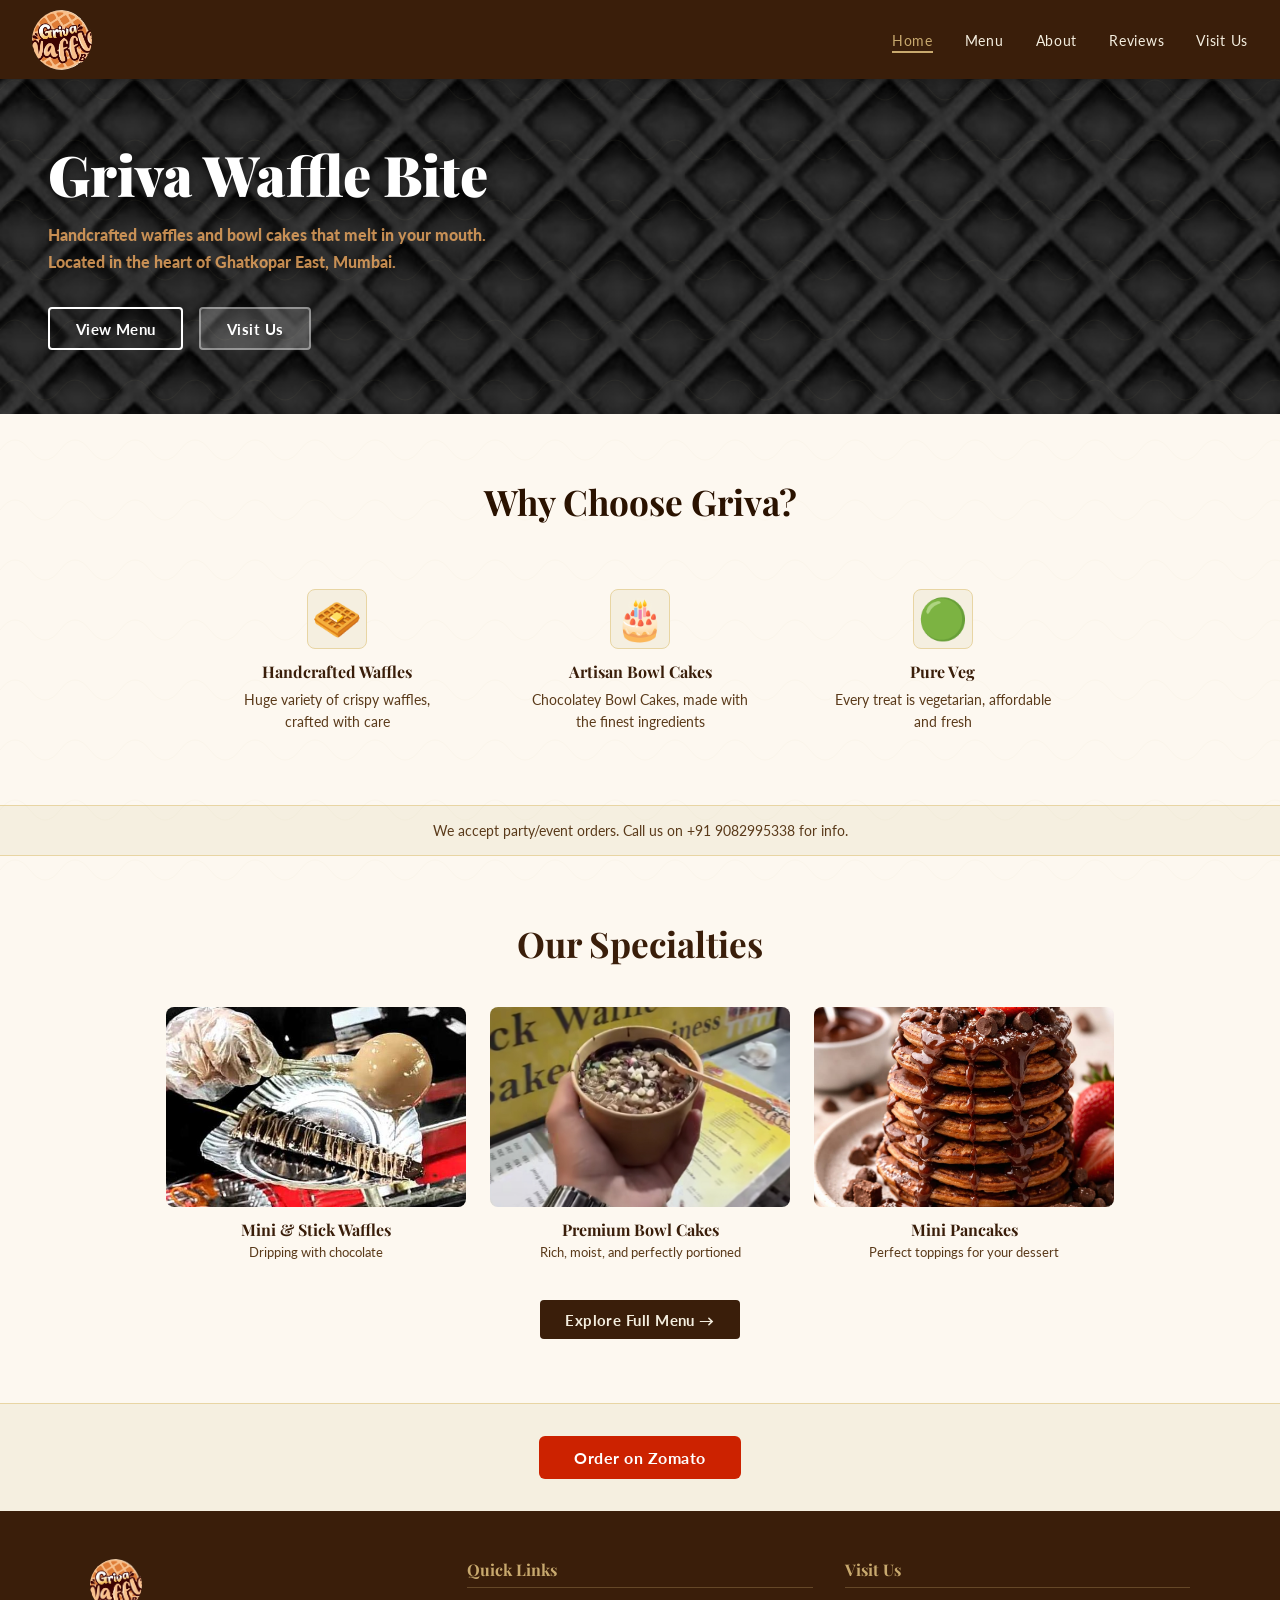
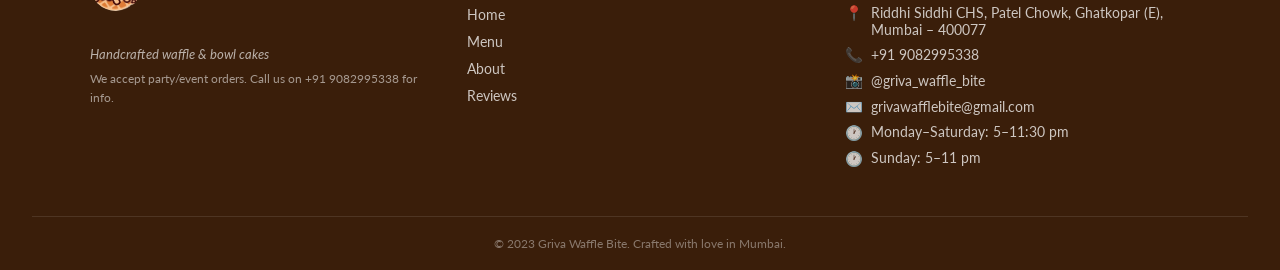
<file: index.html>
<!DOCTYPE html>
<html lang="en">
<head>
  <meta charset="UTF-8" />
  <meta name="viewport" content="width=device-width, initial-scale=1.0"/>
  <meta name="google-site-verification" content="TQ7jTPR8v7nz1FKcgzJVXdK94YCWJ-vQKHsFRt53-eE" />
  <title>Griva Waffle Bite</title>
  <link rel="stylesheet" href="style.css" />
  <link href="https://fonts.googleapis.com/css2?family=Playfair+Display:wght@400;700;900&family=Lato:wght@300;400;700&display=swap" rel="stylesheet"/>
</head>
<body>

  <!-- NAVBAR -->
  <nav class="navbar">
    <div class="nav-logo">
      <img src="images/logo.png" alt="Griva Waffle Bite" class="nav-logo-img" />
    </div>
    <ul class="nav-links">
      <li><a href="index.html" class="active">Home</a></li>
      <li><a href="menu.html">Menu</a></li>
      <li><a href="about.html">About</a></li>
      <li><a href="reviews.html">Reviews</a></li>
      <li><a href="#footer">Visit Us</a></li>
    </ul>
    <div class="hamburger" onclick="toggleNav()">&#9776;</div>
  </nav>

  <!-- HERO -->
  <section class="hero">
    <div class="hero-overlay"></div>
    <div class="hero-content">
      <h1>Griva Waffle Bite</h1>
      <p>Handcrafted waffles and bowl cakes that melt in your mouth. Located in the heart of Ghatkopar East, Mumbai.</p>
      <div class="hero-buttons">
        <a href="menu.html" class="btn btn-outline">View Menu</a>
        <a href="#footer" class="btn btn-light">Visit Us</a>
      </div>
    </div>
  </section>

  <!-- WHY CHOOSE -->
  <section class="why-choose">
    <h2>Why Choose Griva?</h2>
    <div class="features-grid">
      <div class="feature-card">
        <div class="feature-icon">🧇</div>
        <h3>Handcrafted Waffles</h3>
        <p>Huge variety of crispy waffles, crafted with care</p>
      </div>
      <div class="feature-card">
        <div class="feature-icon">🎂</div>
        <h3>Artisan Bowl Cakes</h3>
        <p>Chocolatey Bowl Cakes, made with the finest ingredients</p>
      </div>
      <div class="feature-card">
        <div class="feature-icon">🟢</div>
        <h3>Pure Veg</h3>
        <p>Every treat is vegetarian, affordable and fresh</p>
      </div>
    </div>
  </section>

  <!-- PARTY BANNER -->
  <div class="party-banner">
    We accept party/event orders. Call us on +91 9082995338 for info.
  </div>

  <!-- SPECIALTIES -->
  <section class="specialties">
    <h2>Our Specialties</h2>
    <div class="specialty-grid">
      <div class="specialty-card">
        <div class="specialty-img waffle-img"></div>
        <h3>Mini &amp; Stick Waffles</h3>
        <p>Dripping with chocolate</p>
      </div>
      <div class="specialty-card">
        <div class="specialty-img bowl-img"></div>
        <h3>Premium Bowl Cakes</h3>
        <p>Rich, moist, and perfectly portioned</p>
      </div>
      <div class="specialty-card">
        <div class="specialty-img pancake-img"></div>
        <h3>Mini Pancakes</h3>
        <p>Perfect toppings for your dessert</p>
      </div>
    </div>
    <div class="center-btn">
      <a href="menu.html" class="btn btn-dark">Explore Full Menu →</a>
    </div>
  </section>

  <!-- ORDER ZOMATO -->
  <div class="zomato-bar">
    <a href="https://www.zomato.com/mumbai/griva-waffle-bite-1-ghatkopar-east/order" target="_blank" class="btn btn-zomato">Order on Zomato</a>
  </div>

  <!-- FOOTER -->
  <footer class="footer" id="footer">
    <div class="footer-grid">
      <div class="footer-col">
        <div class="footer-logo">
          <img src="images/logo.png" alt="Griva Waffle Bite" class="footer-logo-img" />
        </div>
        <p class="footer-tagline">Handcrafted waffle &amp; bowl cakes</p>
        <p class="footer-party">We accept party/event orders. Call us on +91 9082995338 for info.</p>
      </div>
      <div class="footer-col">
        <h4>Quick Links</h4>
        <ul>
          <li><a href="index.html">Home</a></li>
          <li><a href="menu.html">Menu</a></li>
          <li><a href="about.html">About</a></li>
          <li><a href="reviews.html">Reviews</a></li>
        </ul>
      </div>
      <div class="footer-col">
        <h4>Visit Us</h4>
        <ul class="footer-contact">
          <li>
            <span>📍</span>
            <a href="https://maps.google.com/?q=Griva+Waffle+Bite+Ghatkopar+East+Mumbai" target="_blank">
              Riddhi Siddhi CHS, Patel Chowk, Ghatkopar (E), Mumbai – 400077
            </a>
          </li>
          <li><span>📞</span> <a href="tel:+919082995338">+91 9082995338</a></li>
          <li><span>📸</span> <a href="https://www.instagram.com/griva_waffle_bite" target="_blank">@griva_waffle_bite</a></li>
          <li><span>✉️</span> <a href="mailto:grivawafflebite@gmail.com">grivawafflebite@gmail.com</a></li>
          <li><span>🕐</span> Monday–Saturday: 5–11:30 pm</li>
          <li><span>🕐</span> Sunday: 5–11 pm</li>
        </ul>
      </div>
    </div>
    <div class="footer-bottom">
      <p>© 2023 Griva Waffle Bite. Crafted with love in Mumbai.</p>
    </div>
  </footer>

  <script src="main.js"></script>
</body>
</html>
</file>
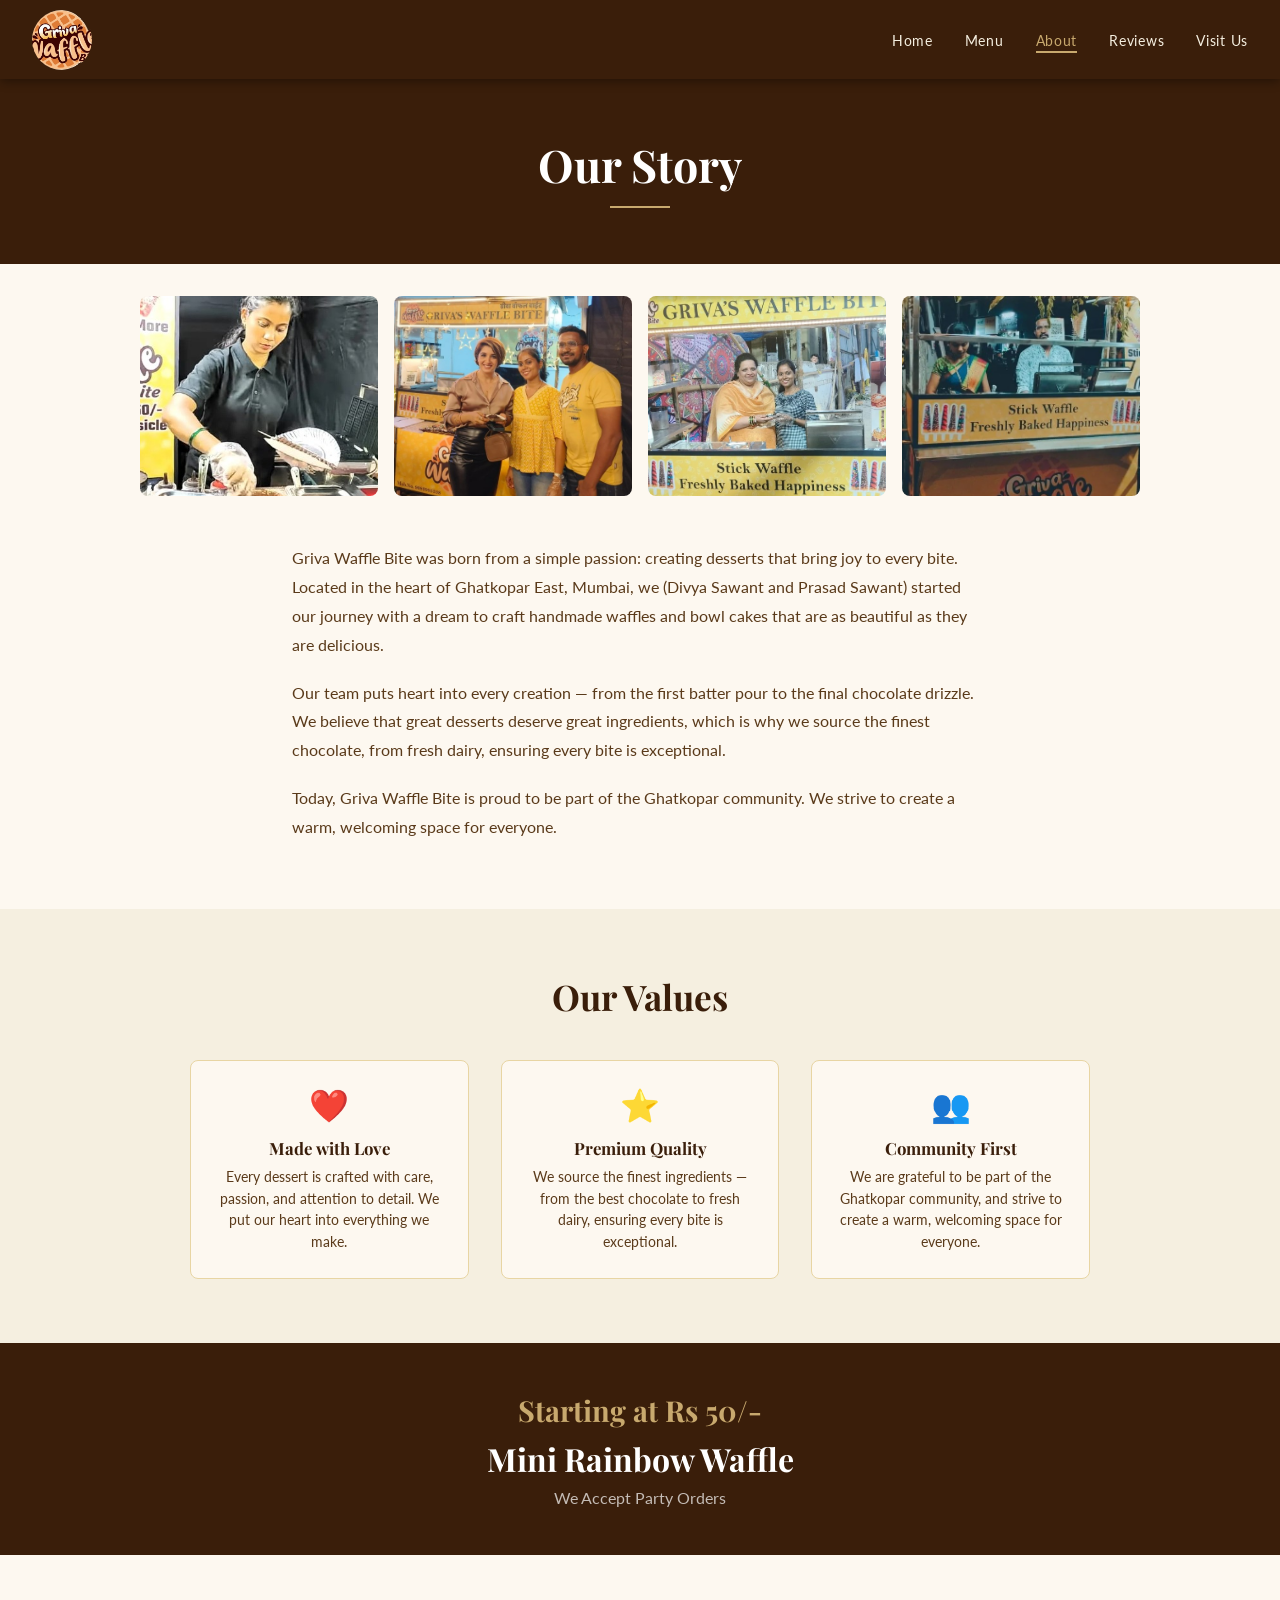
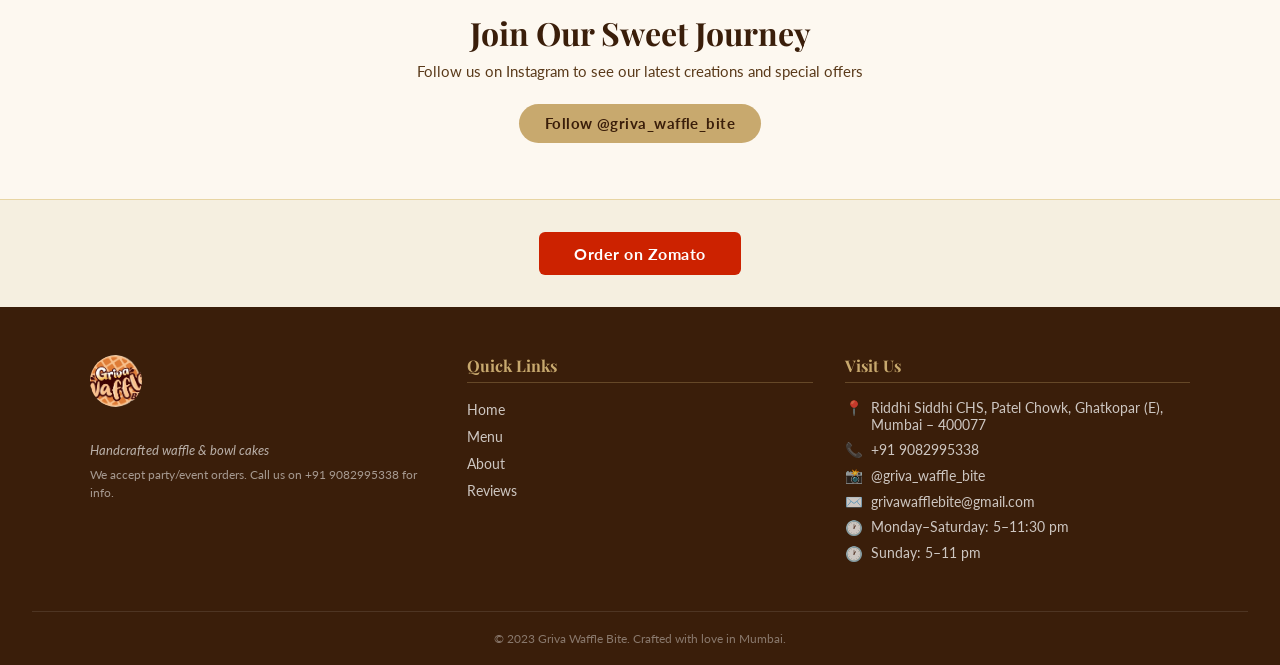
<file: about.html>
<!DOCTYPE html>
<html lang="en">
<head>
  <meta charset="UTF-8" />
  <meta name="viewport" content="width=device-width, initial-scale=1.0"/>
  <title>Our Story – Griva Waffle Bite</title>
  <link rel="stylesheet" href="style.css" />
  <link href="https://fonts.googleapis.com/css2?family=Playfair+Display:wght@400;700;900&family=Lato:wght@300;400;700&display=swap" rel="stylesheet"/>
</head>
<body>

  <!-- NAVBAR -->
  <nav class="navbar">
    <div class="nav-logo">
      <img src="images/logo.png" alt="Griva Waffle Bite" class="nav-logo-img" />
    </div>
    <ul class="nav-links">
      <li><a href="index.html">Home</a></li>
      <li><a href="menu.html">Menu</a></li>
      <li><a href="about.html" class="active">About</a></li>
      <li><a href="reviews.html">Reviews</a></li>
      <li><a href="#footer">Visit Us</a></li>
    </ul>
    <div class="hamburger" onclick="toggleNav()">&#9776;</div>
  </nav>

  <!-- PAGE HEADER -->
  <section class="page-header">
    <h1>Our Story</h1>
    <div class="header-line"></div>
  </section>

  <!-- PHOTO COLLAGE -->
  <section class="story-photos">
    <div class="photo-collage">
      <div class="photo-box pb1"></div>
      <div class="photo-box pb2"></div>
      <div class="photo-box pb3"></div>
      <div class="photo-box pb4"></div>
    </div>
  </section>

  <!-- STORY TEXT -->
  <section class="story-text-section">
    <div class="story-text">
      <p>Griva Waffle Bite was born from a simple passion: creating desserts that bring joy to every bite. Located in the heart of Ghatkopar East, Mumbai, we (Divya Sawant and Prasad Sawant) started our journey with a dream to craft handmade waffles and bowl cakes that are as beautiful as they are delicious.</p>
      <p>Our team puts heart into every creation — from the first batter pour to the final chocolate drizzle. We believe that great desserts deserve great ingredients, which is why we source the finest chocolate, from fresh dairy, ensuring every bite is exceptional.</p>
      <p>Today, Griva Waffle Bite is proud to be part of the Ghatkopar community. We strive to create a warm, welcoming space for everyone.</p>
    </div>
  </section>

  <!-- OUR VALUES -->
  <section class="values-section">
    <h2>Our Values</h2>
    <div class="values-grid">
      <div class="value-card">
        <div class="value-icon">❤️</div>
        <h3>Made with Love</h3>
        <p>Every dessert is crafted with care, passion, and attention to detail. We put our heart into everything we make.</p>
      </div>
      <div class="value-card">
        <div class="value-icon">⭐</div>
        <h3>Premium Quality</h3>
        <p>We source the finest ingredients — from the best chocolate to fresh dairy, ensuring every bite is exceptional.</p>
      </div>
      <div class="value-card">
        <div class="value-icon">👥</div>
        <h3>Community First</h3>
        <p>We are grateful to be part of the Ghatkopar community, and strive to create a warm, welcoming space for everyone.</p>
      </div>
    </div>
  </section>

  <!-- HOT WAFFLE PANCAKE BANNER -->
  <section class="hot-waffle-banner">
    <div class="hot-waffle-content">
      <h2>Starting at Rs 50/-</h2>
      <h3>Mini Rainbow Waffle</h3>
      <p>We Accept Party Orders</p>
    </div>
  </section>

  <!-- JOIN JOURNEY -->
  <section class="join-journey">
    <h2>Join Our Sweet Journey</h2>
    <p>Follow us on Instagram to see our latest creations and special offers</p>
    <a href="https://www.instagram.com/griva_waffle_bite" target="_blank" class="btn btn-insta">Follow @griva_waffle_bite</a>
  </section>

  <!-- ZOMATO -->
  <div class="zomato-bar">
    <a href="https://www.zomato.com/mumbai/griva-waffle-bite-1-ghatkopar-east/order" target="_blank" class="btn btn-zomato">Order on Zomato</a>
  </div>

  <!-- FOOTER -->
  <footer class="footer" id="footer">
    <div class="footer-grid">
      <div class="footer-col">
        <div class="footer-logo">
          <img src="images/logo.png" alt="Griva Waffle Bite" class="footer-logo-img" />
        </div>
        <p class="footer-tagline">Handcrafted waffle &amp; bowl cakes</p>
        <p class="footer-party">We accept party/event orders. Call us on +91 9082995338 for info.</p>
      </div>
      <div class="footer-col">
        <h4>Quick Links</h4>
        <ul>
          <li><a href="index.html">Home</a></li>
          <li><a href="menu.html">Menu</a></li>
          <li><a href="about.html">About</a></li>
          <li><a href="reviews.html">Reviews</a></li>
        </ul>
      </div>
      <div class="footer-col">
        <h4>Visit Us</h4>
        <ul class="footer-contact">
          <li>
            <span>📍</span>
            <a href="https://maps.google.com/?q=Griva+Waffle+Bite+Ghatkopar+East+Mumbai" target="_blank">
              Riddhi Siddhi CHS, Patel Chowk, Ghatkopar (E), Mumbai – 400077
            </a>
          </li>
          <li><span>📞</span> <a href="tel:+919082995338">+91 9082995338</a></li>
          <li><span>📸</span> <a href="https://www.instagram.com/griva_waffle_bite" target="_blank">@griva_waffle_bite</a></li>
          <li><span>✉️</span> <a href="mailto:grivawafflebite@gmail.com">grivawafflebite@gmail.com</a></li>
          <li><span>🕐</span> Monday–Saturday: 5–11:30 pm</li>
          <li><span>🕐</span> Sunday: 5–11 pm</li>
        </ul>
      </div>
    </div>
    <div class="footer-bottom">
      <p>© 2023 Griva Waffle Bite. Crafted with love in Mumbai.</p>
    </div>
  </footer>

  <script src="main.js"></script>
</body>
</html>
</file>
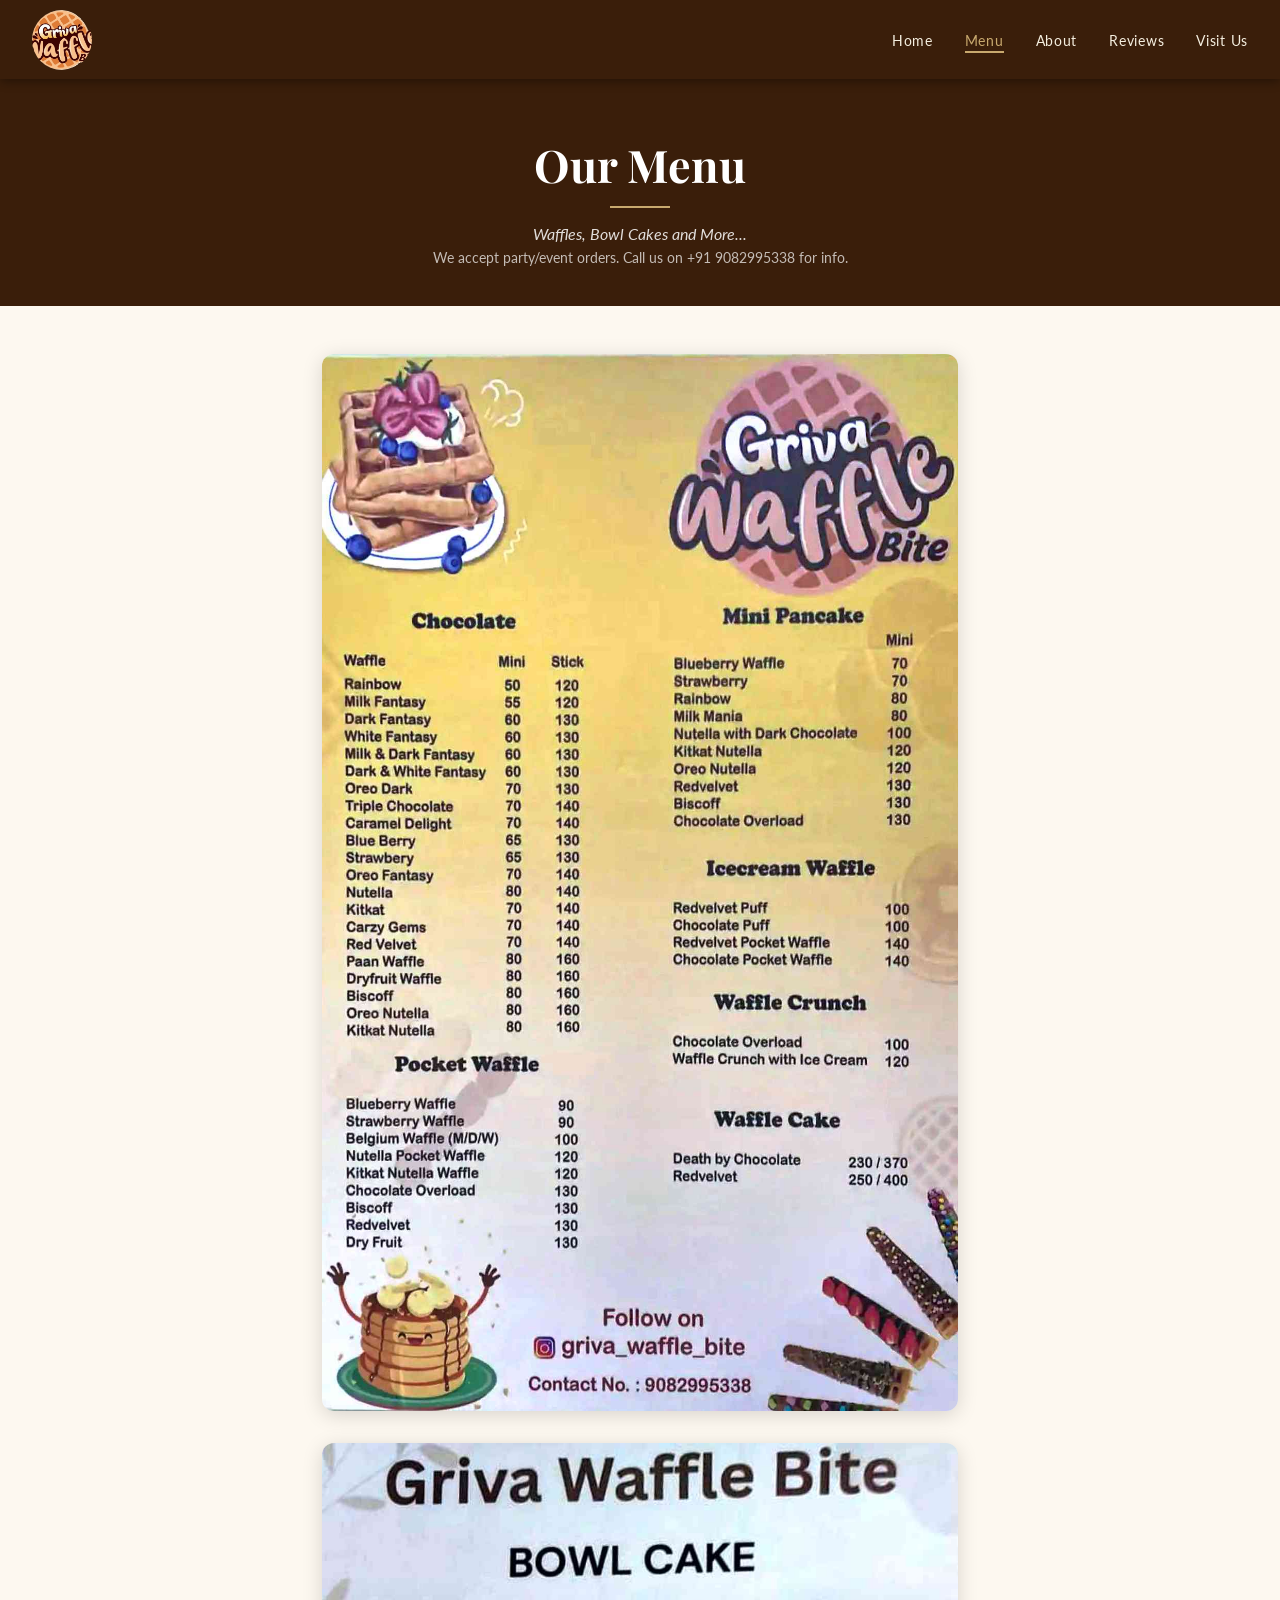
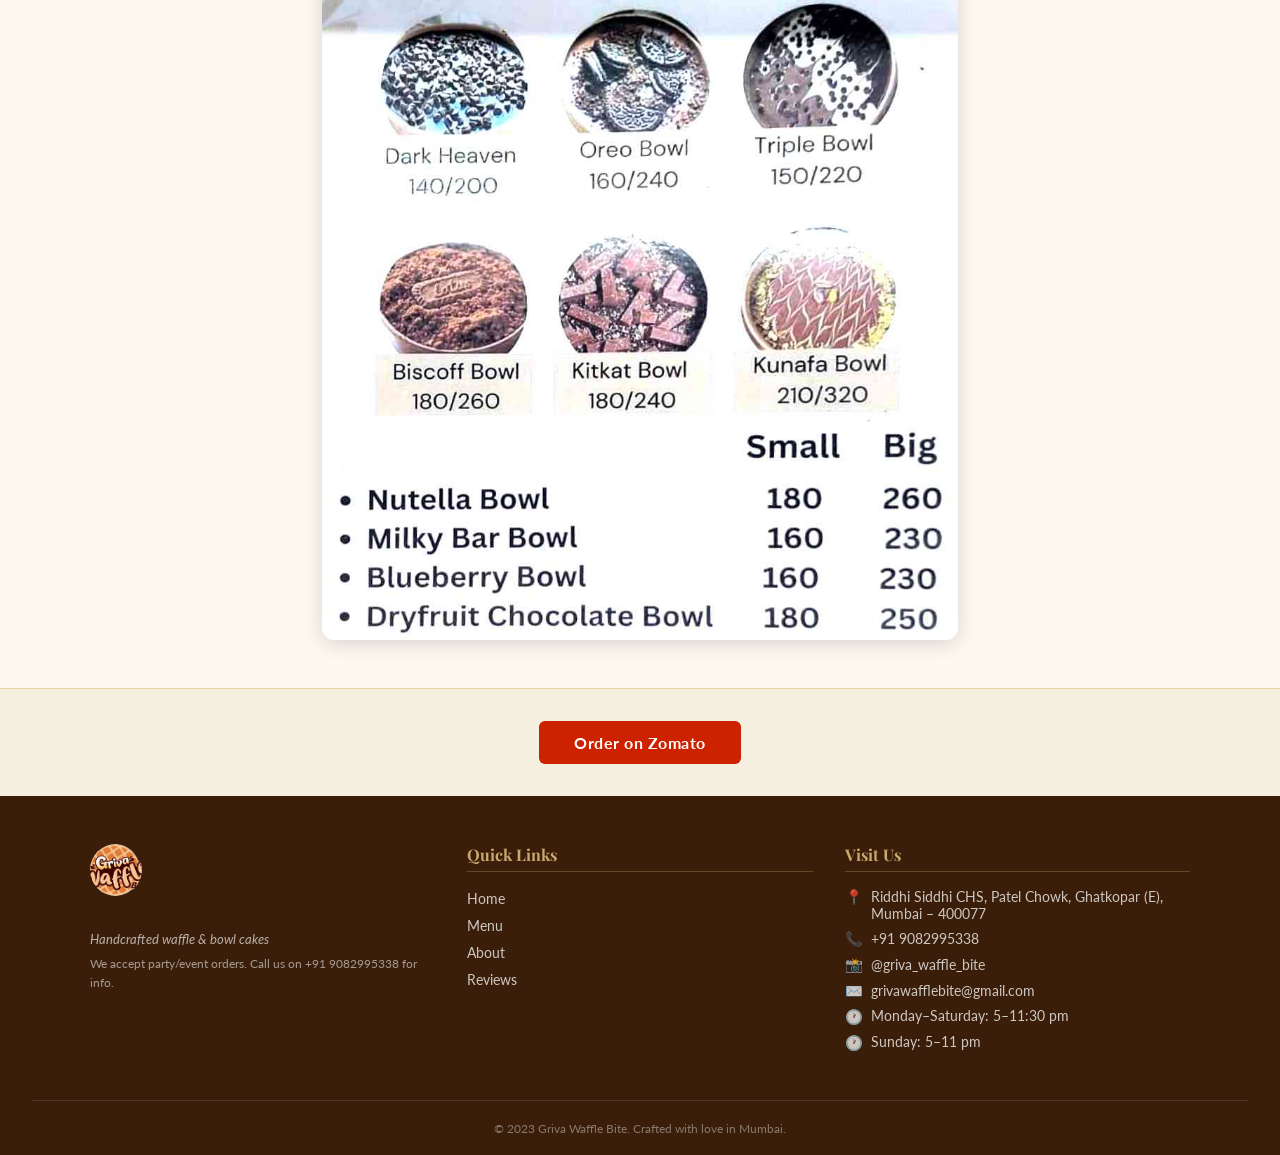
<file: menu.html>
<!DOCTYPE html>
<html lang="en">
<head>
  <meta charset="UTF-8" />
  <meta name="viewport" content="width=device-width, initial-scale=1.0"/>
  <title>Menu – Griva Waffle Bite</title>
  <link rel="stylesheet" href="style.css" />
  <link href="https://fonts.googleapis.com/css2?family=Playfair+Display:wght@400;700;900&family=Lato:wght@300;400;700&display=swap" rel="stylesheet"/>
</head>
<body>

  <!-- NAVBAR -->
  <nav class="navbar">
    <div class="nav-logo">
      <img src="images/logo.png" alt="Griva Waffle Bite" class="nav-logo-img" />
    </div>
    <ul class="nav-links">
      <li><a href="index.html">Home</a></li>
      <li><a href="menu.html" class="active">Menu</a></li>
      <li><a href="about.html">About</a></li>
      <li><a href="reviews.html">Reviews</a></li>
      <li><a href="#footer">Visit Us</a></li>
    </ul>
    <div class="hamburger" onclick="toggleNav()">&#9776;</div>
  </nav>

  <!-- PAGE HEADER -->
  <section class="page-header">
    <h1>Our Menu</h1>
    <div class="header-line"></div>
    <p class="page-subhead">Waffles, Bowl Cakes and More...</p>
    <p class="party-note">We accept party/event orders. Call us on +91 9082995338 for info.</p>
  </section>

  <!-- MENU CONTENT -->
  <section class="menu-section">
  <div class="menu-images">
    <img src="images/menu-1.jpg" alt="Waffles & Pancake Menu" class="menu-img" />
    <img src="images/menu-2.jpg" alt="Bowl Cake Menu" class="menu-img" />
  </div>
</section>
  <!-- ZOMATO -->
  <div class="zomato-bar">
    <a href="https://www.zomato.com/mumbai/griva-waffle-bite-1-ghatkopar-east/order" target="_blank" class="btn btn-zomato">Order on Zomato</a>
  </div>

  <!-- FOOTER -->
  <footer class="footer" id="footer">
    <div class="footer-grid">
      <div class="footer-col">
        <div class="footer-logo">
          <img src="images/logo.png" alt="Griva Waffle Bite" class="footer-logo-img" />
        </div>
        <p class="footer-tagline">Handcrafted waffle &amp; bowl cakes</p>
        <p class="footer-party">We accept party/event orders. Call us on +91 9082995338 for info.</p>
      </div>
      <div class="footer-col">
        <h4>Quick Links</h4>
        <ul>
          <li><a href="index.html">Home</a></li>
          <li><a href="menu.html">Menu</a></li>
          <li><a href="about.html">About</a></li>
          <li><a href="reviews.html">Reviews</a></li>
        </ul>
      </div>
      <div class="footer-col">
        <h4>Visit Us</h4>
        <ul class="footer-contact">
          <li>
            <span>📍</span>
            <a href="https://maps.google.com/?q=Griva+Waffle+Bite+Ghatkopar+East+Mumbai" target="_blank">
              Riddhi Siddhi CHS, Patel Chowk, Ghatkopar (E), Mumbai – 400077
            </a>
          </li>
          <li><span>📞</span> <a href="tel:+919082995338">+91 9082995338</a></li>
          <li><span>📸</span> <a href="https://www.instagram.com/griva_waffle_bite" target="_blank">@griva_waffle_bite</a></li>
          <li><span>✉️</span> <a href="mailto:grivawafflebite@gmail.com">grivawafflebite@gmail.com</a></li>
          <li><span>🕐</span> Monday–Saturday: 5–11:30 pm</li>
          <li><span>🕐</span> Sunday: 5–11 pm</li>
        </ul>
      </div>
    </div>
    <div class="footer-bottom">
      <p>© 2023 Griva Waffle Bite. Crafted with love in Mumbai.</p>
    </div>
  </footer>

  <script src="main.js"></script>
</body>
</html>
</file>
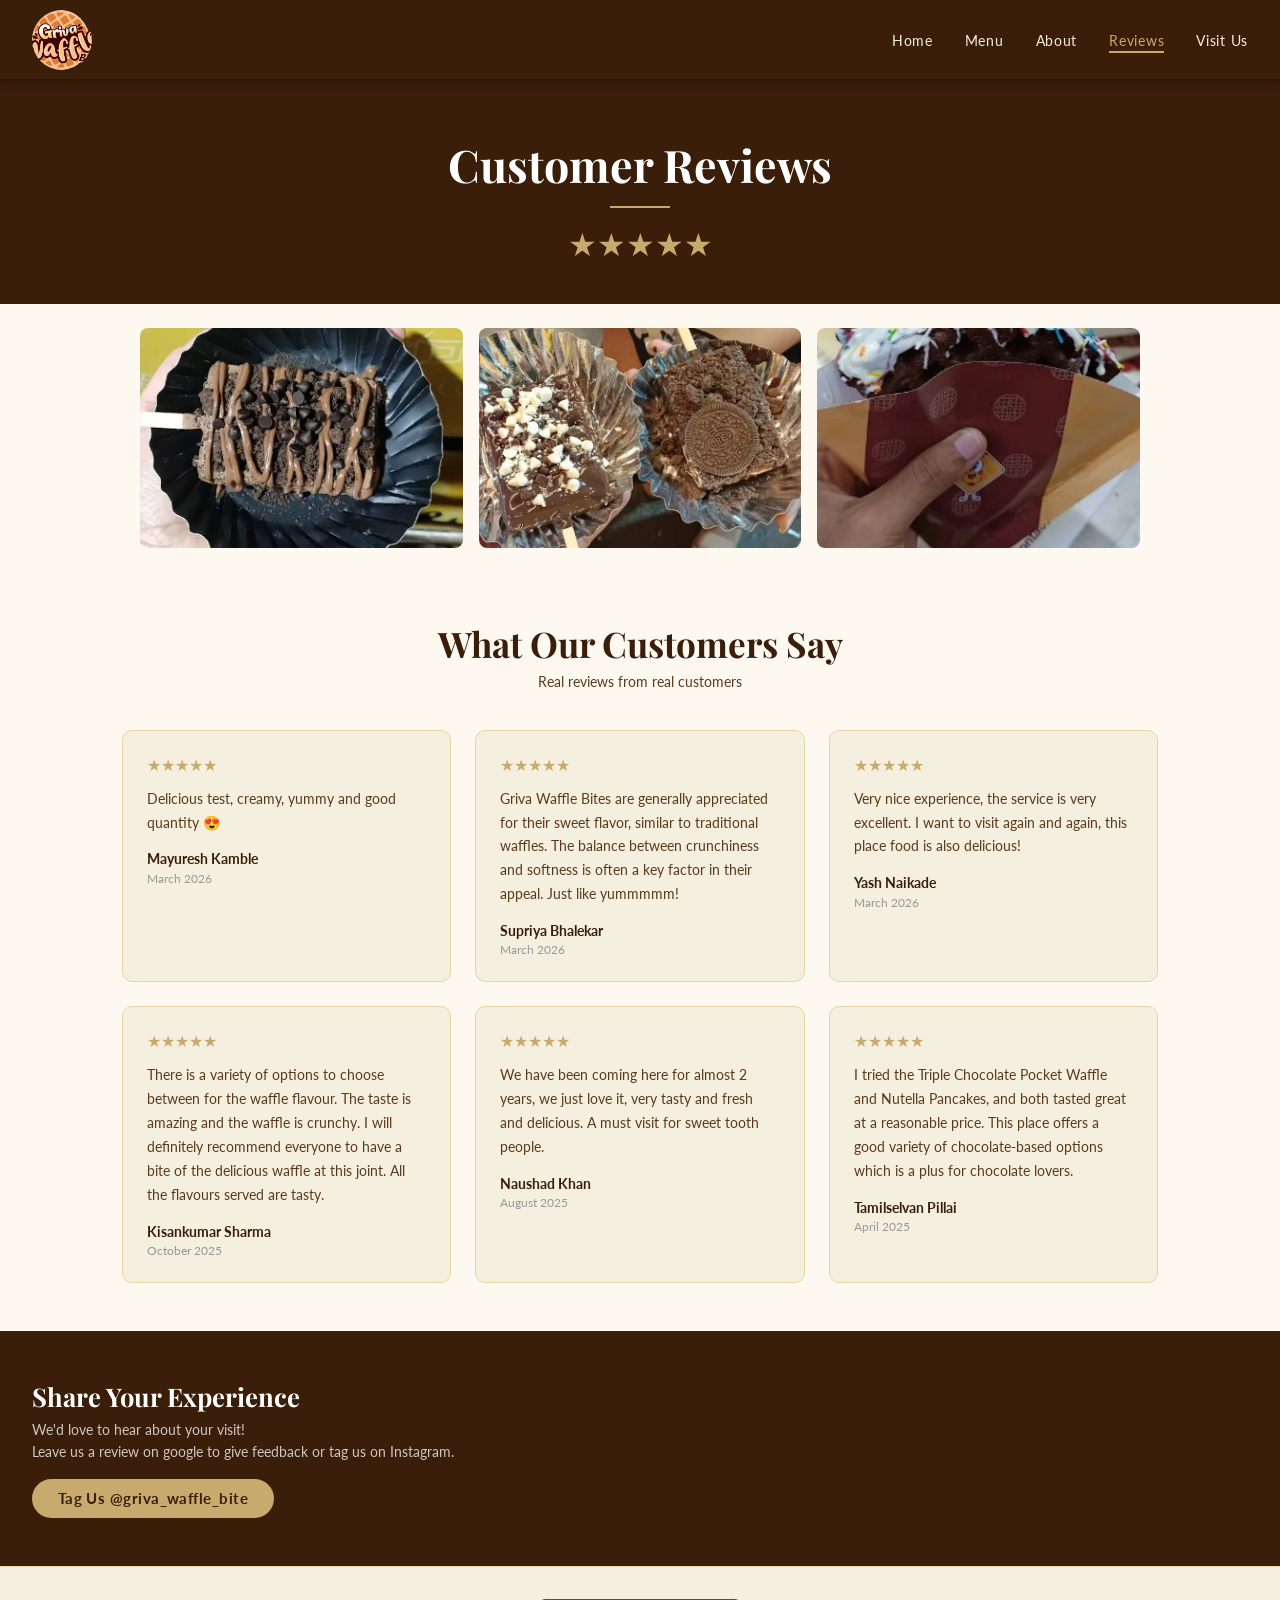
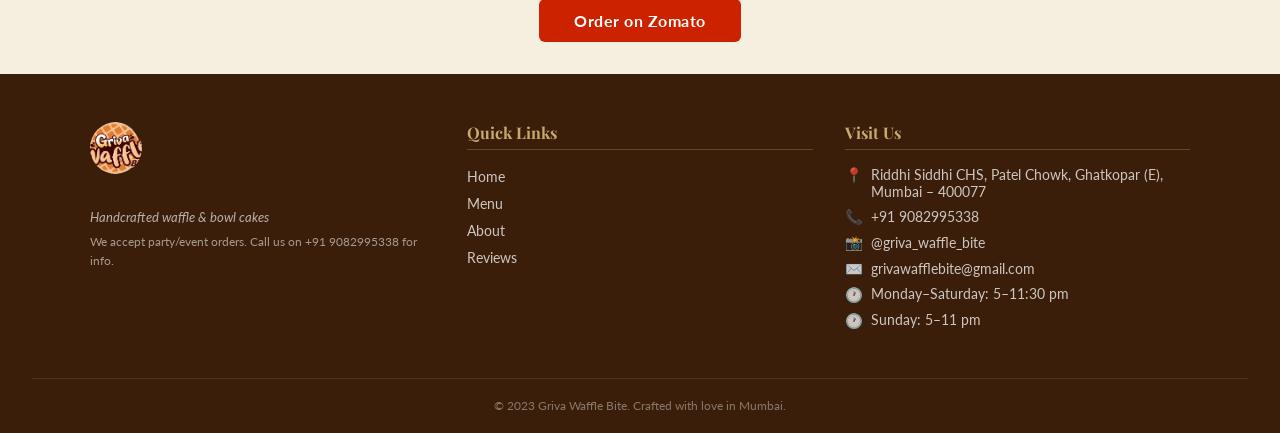
<file: reviews.html>
<!DOCTYPE html>
<html lang="en">
<head>
  <meta charset="UTF-8" />
  <meta name="viewport" content="width=device-width, initial-scale=1.0"/>
  <title>Customer Reviews – Griva Waffle Bite</title>
  <link rel="stylesheet" href="style.css" />
  <link href="https://fonts.googleapis.com/css2?family=Playfair+Display:wght@400;700;900&family=Lato:wght@300;400;700&display=swap" rel="stylesheet"/>
</head>
<body>

  <!-- NAVBAR -->
  <nav class="navbar">
    <div class="nav-logo">
      <img src="images/logo.png" alt="Griva Waffle Bite" class="nav-logo-img" />
    </div>
    <ul class="nav-links">
      <li><a href="index.html">Home</a></li>
      <li><a href="menu.html">Menu</a></li>
      <li><a href="about.html">About</a></li>
      <li><a href="reviews.html" class="active">Reviews</a></li>
      <li><a href="#footer">Visit Us</a></li>
    </ul>
    <div class="hamburger" onclick="toggleNav()">&#9776;</div>
  </nav>

  <!-- PAGE HEADER -->
  <section class="page-header">
    <h1>Customer Reviews</h1>
    <div class="header-line"></div>
    <div class="stars-display">★★★★★</div>
  </section>

  <!-- PHOTO BANNER -->
  <section class="review-photos">
    <div class="review-photo-grid">
      <div class="review-photo rp1"></div>
      <div class="review-photo rp2"></div>
      <div class="review-photo rp3"></div>
    </div>
  </section>

  <!-- REVIEWS -->
  <section class="reviews-section">
    <h2>What Our Customers Say</h2>
    <p class="reviews-subhead">Real reviews from real customers</p>

    <div class="reviews-grid">

      <div class="review-card">
        <div class="review-stars">★★★★★</div>
        <p class="review-text">Delicious test, creamy, yummy and good quantity 😍</p>
        <div class="reviewer-name">Mayuresh Kamble</div>
        <div class="review-date">March 2026</div>
      </div>

      <div class="review-card">
        <div class="review-stars">★★★★★</div>
        <p class="review-text">Griva Waffle Bites are generally appreciated for their sweet flavor, similar to traditional waffles. The balance between crunchiness and softness is often a key factor in their appeal. Just like yummmmm!</p>
        <div class="reviewer-name">Supriya Bhalekar</div>
        <div class="review-date">March 2026</div>
      </div>

      <div class="review-card">
        <div class="review-stars">★★★★★</div>
        <p class="review-text">Very nice experience, the service is very excellent. I want to visit again and again, this place food is also delicious!</p>
        <div class="reviewer-name">Yash Naikade</div>
        <div class="review-date">March 2026</div>
      </div>

      <div class="review-card">
        <div class="review-stars">★★★★★</div>
        <p class="review-text">There is a variety of options to choose between for the waffle flavour. The taste is amazing and the waffle is crunchy. I will definitely recommend everyone to have a bite of the delicious waffle at this joint. All the flavours served are tasty.</p>
        <div class="reviewer-name">Kisankumar Sharma</div>
        <div class="review-date">October 2025</div>
      </div>

      <div class="review-card">
        <div class="review-stars">★★★★★</div>
        <p class="review-text">We have been coming here for almost 2 years, we just love it, very tasty and fresh and delicious. A must visit for sweet tooth people.</p>
        <div class="reviewer-name">Naushad Khan</div>
        <div class="review-date">August 2025</div>
      </div>

      <div class="review-card">
        <div class="review-stars">★★★★★</div>
        <p class="review-text">I tried the Triple Chocolate Pocket Waffle and Nutella Pancakes, and both tasted great at a reasonable price. This place offers a good variety of chocolate-based options which is a plus for chocolate lovers.</p>
        <div class="reviewer-name">Tamilselvan Pillai</div>
        <div class="review-date">April 2025</div>
      </div>

    </div>
  </section>

  <!-- SHARE EXPERIENCE -->
  <section class="share-section">
    <div class="share-grid">
      <div class="share-qr">
        
         
        </div>
      </div>
      <div class="share-text">
        <h2>Share Your Experience</h2>
        <p>We'd love to hear about your visit!</p>
        <p>Leave us a review on google to give feedback or tag us on Instagram.</p>
        <a href="https://www.instagram.com/griva_waffle_bite" target="_blank" class="btn btn-insta">Tag Us @griva_waffle_bite</a>
      </div>
    </div>
  </section>

  <!-- ZOMATO -->
  <div class="zomato-bar">
    <a href="https://www.zomato.com/mumbai/griva-waffle-bite-1-ghatkopar-east/order" target="_blank" class="btn btn-zomato">Order on Zomato</a>
  </div>

  <!-- FOOTER -->
  <footer class="footer" id="footer">
    <div class="footer-grid">
      <div class="footer-col">
        <div class="footer-logo">
         <img src="images/logo.png" alt="Griva Waffle Bite" class="footer-logo-img" />
        </div>
        <p class="footer-tagline">Handcrafted waffle &amp; bowl cakes</p>
        <p class="footer-party">We accept party/event orders. Call us on +91 9082995338 for info.</p>
      </div>
      <div class="footer-col">
        <h4>Quick Links</h4>
        <ul>
          <li><a href="index.html">Home</a></li>
          <li><a href="menu.html">Menu</a></li>
          <li><a href="about.html">About</a></li>
          <li><a href="reviews.html">Reviews</a></li>
        </ul>
      </div>
      <div class="footer-col">
        <h4>Visit Us</h4>
        <ul class="footer-contact">
          <li>
            <span>📍</span>
            <a href="https://maps.google.com/?q=Griva+Waffle+Bite+Ghatkopar+East+Mumbai" target="_blank">
              Riddhi Siddhi CHS, Patel Chowk, Ghatkopar (E), Mumbai – 400077
            </a>
          </li>
          <li><span>📞</span> <a href="tel:+919082995338">+91 9082995338</a></li>
          <li><span>📸</span> <a href="https://www.instagram.com/griva_waffle_bite" target="_blank">@griva_waffle_bite</a></li>
          <li><span>✉️</span> <a href="mailto:grivawafflebite@gmail.com">grivawafflebite@gmail.com</a></li>
          <li><span>🕐</span> Monday–Saturday: 5–11:30 pm</li>
          <li><span>🕐</span> Sunday: 5–11 pm</li>
        </ul>
      </div>
    </div>
    <div class="footer-bottom">
      <p>© 2023 Griva Waffle Bite. Crafted with love in Mumbai.</p>
    </div>
  </footer>

  <script src="main.js"></script>
</body>
</html>
</file>
<file: style.css>
/* =============================================
   GRIVA WAFFLE BITE — MAIN STYLESHEET
   ============================================= */

:root {
  --brown-dark: #3a1e0a;
  --brown-mid: #6b3a1f;
  --brown-warm: #8b4513;
  --cream: #f5efe0;
  --cream-light: #fdf8f0;
  --gold: #c8a96e;
  --gold-light: #e8d5a3;
  --red: #cc2200;
  --red-hover: #aa1a00;
  --text-dark: #2a1200;
  --text-mid: #5a3a1a;
  --white: #ffffff;
}

* {
  margin: 0;
  padding: 0;
  box-sizing: border-box;
}

html {
  scroll-behavior: smooth;
}

body {
  font-family: 'Lato', sans-serif;
  background: var(--cream-light);
  color: var(--text-dark);
}

/* =============================================
   NAVBAR
   ============================================= */

.navbar {
  background: var(--brown-dark);
  display: flex;
  align-items: center;
  justify-content: space-between;
  padding: 0.6rem 2rem;
  position: sticky;
  top: 0;
  z-index: 1000;
  box-shadow: 0 2px 10px rgba(0,0,0,0.4);
}

.nav-logo {
  display: flex;
  align-items: center;
}

.logo-circle {
  width: 60px;
  height: 60px;
  border-radius: 50%;
  background: linear-gradient(135deg, #c8a96e, #a0722a);
  border: 2px solid var(--gold);
  display: flex;
  align-items: center;
  justify-content: center;
  cursor: pointer;
  flex-shrink: 0;
}

.logo-circle.small {
  width: 52px;
  height: 52px;
}

.logo-text {
  font-family: 'Playfair Display', serif;
  font-size: 0.55rem;
  color: var(--brown-dark);
  text-align: center;
  line-height: 1.2;
  font-weight: 700;
  letter-spacing: 0.03em;
}

.logo-text em {
  font-style: italic;
  font-size: 0.65rem;
}

.nav-links {
  list-style: none;
  display: flex;
  gap: 2rem;
  align-items: center;
}

.nav-links a {
  color: var(--cream);
  text-decoration: none;
  font-size: 0.9rem;
  font-weight: 400;
  letter-spacing: 0.05em;
  transition: color 0.2s;
  padding-bottom: 2px;
  border-bottom: 2px solid transparent;
}

.nav-links a:hover,
.nav-links a.active {
  color: var(--gold);
  border-bottom-color: var(--gold);
}

.hamburger {
  display: none;
  color: var(--cream);
  font-size: 1.6rem;
  cursor: pointer;
}

/* =============================================
   BUTTONS
   ============================================= */

.btn {
  display: inline-block;
  padding: 0.65rem 1.6rem;
  border-radius: 4px;
  font-family: 'Lato', sans-serif;
  font-size: 0.95rem;
  font-weight: 700;
  text-decoration: none;
  cursor: pointer;
  transition: all 0.2s ease;
  letter-spacing: 0.03em;
}

.btn-outline {
  border: 2px solid var(--white);
  color: var(--white);
  background: transparent;
}
.btn-outline:hover {
  background: var(--white);
  color: var(--brown-dark);
}

.btn-light {
  background: rgba(255,255,255,0.18);
  color: var(--white);
  border: 2px solid rgba(255,255,255,0.4);
}
.btn-light:hover {
  background: rgba(255,255,255,0.3);
}

.btn-dark {
  background: var(--brown-dark);
  color: var(--cream);
  border: none;
}
.btn-dark:hover {
  background: var(--brown-mid);
}

.btn-zomato {
  background: var(--red);
  color: var(--white);
  border: none;
  font-size: 1rem;
  padding: 0.75rem 2.2rem;
  border-radius: 6px;
  font-weight: 700;
}
.btn-zomato:hover {
  background: var(--red-hover);
}

.btn-insta {
  background: var(--gold);
  color: var(--brown-dark);
  border: none;
  border-radius: 30px;
  font-weight: 700;
}
.btn-insta:hover {
  background: var(--gold-light);
}

/* =============================================
   HERO (HOME)
   ============================================= */

.hero {
  background: url('images/hero-bg.jpg') center/cover no-repeat;
}

.hero::before {
  content: '';
  position: absolute;
  inset: 0;
  background:
   
    url('data:image/svg+xml,<svg xmlns="http://www.w3.org/2000/svg" width="60" height="60"><rect width="60" height="60" fill="none"/><path d="M0 30 Q15 10 30 30 Q45 50 60 30" stroke="rgba(200,169,110,0.05)" stroke-width="1" fill="none"/></svg>') repeat;
}

.hero-overlay {
  position: absolute;
  inset: 0;
}

.hero-content {
  position: relative;
  z-index: 2;
  padding: 4rem 3rem;
  max-width: 560px;
}

.hero-content h1 {
  font-family: 'Playfair Display', serif;
  font-size: clamp(2.2rem, 5vw, 3.5rem);
  color: var(--white);
  font-weight: 900;
  line-height: 1.1;
  margin-bottom: 1rem;
  text-shadow: 0 2px 8px rgba(0,0,0,0.5);
}

.hero-content p {
  color: rgba(245, 173, 97, 0.78);
  font-size: 1rem;
  line-height: 1.7;
  margin-bottom: 2rem;
  font-weight: 999;
}

.hero-buttons {
  display: flex;
  gap: 1rem;
  flex-wrap: wrap;
}

/* =============================================
   WHY CHOOSE (HOME)
   ============================================= */

.why-choose {
 
  padding: 4rem 2rem 3rem;
  text-align: center;
}

.why-choose h2 {
  font-family: 'Playfair Display', serif;
  font-size: clamp(1.6rem, 3vw, 2.2rem);
 
  margin-bottom: 2.5rem;
}

.features-grid {
  display: flex;
  gap: 3rem;
  justify-content: center;
  flex-wrap: wrap;
  max-width: 860px;
  margin: 0 auto;
}

.feature-card {
  flex: 1;
  min-width: 200px;
  max-width: 260px;
  text-align: center;
  padding: 1.5rem 1rem;
}

.feature-icon {
  font-size: 2.5rem;
  margin-bottom: 0.95rem;
  display: flex;
  align-items: center;
  justify-content: center;
  width: 60px;
  height: 60px;
  border: 1px solid var(--gold-light);
  border-radius: 8px;
  margin: 0 auto 0.75rem;
  background: var(--cream);
}

.feature-card h3 {
  font-family: 'Playfair Display', serif;
  font-size: 1rem;
  color: var(--brown-dark);
  margin-bottom: 0.5rem;
}

.feature-card p {
  font-size: 0.85rem;
  color: var(--text-mid);
  line-height: 1.6;
}

/* =============================================
   PARTY BANNER
   ============================================= */

.party-banner {
  background: var(--cream);
  border-top: 1px solid var(--gold-light);
  border-bottom: 1px solid var(--gold-light);
  text-align: center;
  padding: 1rem 2rem;
  font-size: 0.9rem;
  color: var(--text-mid);
  font-weight: 400;
}

/* =============================================
   SPECIALTIES (HOME)
   ============================================= */

.specialties {
  padding: 4rem 2rem;
  text-align: center;
  background: var(--cream-light);
}

.specialties h2 {
  font-family: 'Playfair Display', serif;
  font-size: clamp(1.6rem, 3vw, 2.2rem);
  color: var(--brown-dark);
  margin-bottom: 2.5rem;
}

.specialty-grid {
  display: flex;
  gap: 1.5rem;
  justify-content: center;
  flex-wrap: wrap;
  margin-bottom: 2.5rem;
}

.specialty-card {
  flex: 1;
  min-width: 220px;
  max-width: 300px;
  text-align: center;
}

.specialty-img {
  width: 100%;
  height: 200px;
  border-radius: 8px;
  margin-bottom: 0.75rem;
  background-size: cover;
  background-position: center;
  background-color: var(--brown-mid);
  position: relative;
  overflow: hidden;
}

/* Waffle image placeholder with visual pattern */
.waffle-img {
  background-image: url('images/waffle-stick.jpg');
}


.bowl-img {
  background-image: url('images/bowl-cake.jpg');
}


.pancake-img {
  background-image: url('images/pancake.jpg');
}


.specialty-card h3 {
  font-family: 'Playfair Display', serif;
  font-size: 1rem;
  color: var(--brown-dark);
  margin-bottom: 0.25rem;
}

.specialty-card p {
  font-size: 0.82rem;
  color: var(--text-mid);
}

.center-btn {
  text-align: center;
}

/* =============================================
   ZOMATO BAR
   ============================================= */

.zomato-bar {
  background: var(--cream);
  border-top: 1px solid var(--gold-light);
  padding: 2rem;
  text-align: center;
}

/* =============================================
   PAGE HEADER (INNER PAGES)
   ============================================= */

.page-header {
  background: var(--brown-dark);
  color: var(--white);
  text-align: center;
  padding: 3.5rem 2rem 2.5rem;
}

.page-header h1 {
  font-family: 'Playfair Display', serif;
  font-size: clamp(1.8rem, 4vw, 2.8rem);
  font-weight: 700;
  margin-bottom: 0.75rem;
}

.header-line {
  width: 60px;
  height: 2px;
  background: var(--gold);
  margin: 0 auto 1rem;
}

.page-subhead {
  font-size: 1rem;
  color: rgba(255,255,255,0.85);
  margin-bottom: 0.4rem;
  font-style: italic;
}

.party-note {
  font-size: 0.85rem;
  color: rgba(255,255,255,0.7);
}

/* =============================================
   MENU PAGE
   ============================================= */

   .menu-section {
  background: var(--cream-light);
}

.menu-images {
  display: flex;
  flex-direction: column;
  align-items: center;
  gap: 2rem;
  padding: 3rem 2rem;
  max-width: 700px;
  margin: 0 auto;
}

.menu-img {
  width: 100%;
  border-radius: 12px;
  box-shadow: 0 4px 20px rgba(0,0,0,0.15);
}

/* =============================================
   ABOUT PAGE
   ============================================= */

.story-photos {
  padding: 2rem 2rem 0;
  background: var(--cream-light);
}

.photo-collage {
  max-width: 1000px;
  margin: 0 auto;
  display: grid;
  grid-template-columns: repeat(4, 1fr);
  gap: 1rem;
}

.photo-box {
  height: 200px;
  border-radius: 8px;
  background-size: cover;
  background-position: center;
}

.pb1 { background-image: url('images/story-1.jpg'); }
.pb2 { background-image: url('images/story-2.jpg'); }
.pb3 { background-image: url('images/story-3.jpg'); }
.pb4 { background-image: url('images/story-4.jpg'); }

.story-text-section {
  max-width: 760px;
  margin: 0 auto;
  padding: 3rem 2rem;
}

.story-text p {
  font-size: 1rem;
  line-height: 1.8;
  color: var(--text-mid);
  margin-bottom: 1.2rem;
}

.values-section {
  background: var(--cream);
  padding: 4rem 2rem;
  text-align: center;
}

.values-section h2 {
  font-family: 'Playfair Display', serif;
  font-size: clamp(1.6rem, 3vw, 2.2rem);
  color: var(--brown-dark);
  margin-bottom: 2.5rem;
}

.values-grid {
  display: flex;
  gap: 2rem;
  justify-content: center;
  flex-wrap: wrap;
  max-width: 900px;
  margin: 0 auto;
}

.value-card {
  flex: 1;
  min-width: 220px;
  max-width: 280px;
  text-align: center;
  padding: 1.5rem;
  background: var(--cream-light);
  border-radius: 8px;
  border: 1px solid var(--gold-light);
}

.value-icon {
  font-size: 2rem;
  margin-bottom: 0.75rem;
}

.value-card h3 {
  font-family: 'Playfair Display', serif;
  font-size: 1.05rem;
  color: var(--brown-dark);
  margin-bottom: 0.5rem;
}

.value-card p {
  font-size: 0.85rem;
  color: var(--text-mid);
  line-height: 1.6;
}

.hot-waffle-banner {
  background: var(--brown-dark);
  color: var(--white);
  text-align: center;
  padding: 3rem 2rem;
}

.hot-waffle-content h2 {
  font-family: 'Playfair Display', serif;
  font-size: 1.8rem;
  color: var(--gold);
  margin-bottom: 0.5rem;
}

.hot-waffle-content h3 {
  font-family: 'Playfair Display', serif;
  font-size: 2rem;
  color: var(--white);
  margin-bottom: 0.5rem;
}

.hot-waffle-content p {
  font-size: 1rem;
  color: rgba(255,255,255,0.7);
}

.join-journey {
  text-align: center;
  padding: 3.5rem 2rem;
  background: var(--cream-light);
}

.join-journey h2 {
  font-family: 'Playfair Display', serif;
  font-size: clamp(1.4rem, 3vw, 2rem);
  color: var(--brown-dark);
  margin-bottom: 0.5rem;
}

.join-journey p {
  font-size: 0.95rem;
  color: var(--text-mid);
  margin-bottom: 1.5rem;
}

/* =============================================
   REVIEWS PAGE
   ============================================= */

.stars-display {
  font-size: 2rem;
  color: var(--gold);
  margin-top: 0.5rem;
}

.review-photos {
  background: var(--cream-light);
  padding: 1.5rem 2rem;
}

.review-photo-grid {
  display: grid;
  grid-template-columns: repeat(3, 1fr);
  gap: 1rem;
  max-width: 1000px;
  margin: 0 auto;
}

.review-photo {
  height: 220px;
  border-radius: 8px;
  background-size: cover;
  background-position: center;
}

.rp1 { background-image: url('images/review-1.jpg'); }
.rp2 { background-image: url('images/review-2.jpg'); }
.rp3 { background-image: url('images/review-3.jpg'); }
.reviews-section {
  padding: 3rem 2rem;
  max-width: 1100px;
  margin: 0 auto;
  text-align: center;
}

.reviews-section h2 {
  font-family: 'Playfair Display', serif;
  font-size: clamp(1.6rem, 3vw, 2.2rem);
  color: var(--brown-dark);
  margin-bottom: 0.4rem;
}

.reviews-subhead {
  font-size: 0.85rem;
  color: var(--text-mid);
  margin-bottom: 2.5rem;
}

.reviews-grid {
  display: grid;
  grid-template-columns: repeat(auto-fit, minmax(280px, 1fr));
  gap: 1.5rem;
  text-align: left;
}

.review-card {
  background: var(--cream);
  border: 1px solid var(--gold-light);
  border-radius: 10px;
  padding: 1.5rem;
  transition: box-shadow 0.2s;
}

.review-card:hover {
  box-shadow: 0 4px 20px rgba(139,69,19,0.12);
}

.review-stars {
  color: var(--gold);
  font-size: 1rem;
  margin-bottom: 0.75rem;
}

.review-text {
  font-size: 0.88rem;
  line-height: 1.7;
  color: var(--text-mid);
  margin-bottom: 1rem;
}

.reviewer-name {
  font-weight: 700;
  font-size: 0.88rem;
  color: var(--brown-dark);
}

.review-date {
  font-size: 0.78rem;
  color: #999;
  margin-top: 0.2rem;
}

.share-section {
  background: var(--brown-dark);
  padding: 3rem 2rem;
}

.share-grid {
  max-width: 700px;
  margin: 0 auto;
  display: flex;
  gap: 2.5rem;
  align-items: center;
  flex-wrap: wrap;
}

.share-qr {
  flex-shrink: 0;
}

.qr-placeholder {
  width: 130px;
  height: 130px;
  background: var(--white);
  border-radius: 8px;
  display: flex;
  align-items: center;
  justify-content: center;
}

.qr-inner {
  width: 100px;
  height: 100px;
  background: repeating-conic-gradient(#000 0% 25%, #fff 0% 50%) 0 0 / 10px 10px;
  border-radius: 4px;
}

.share-text h2 {
  font-family: 'Playfair Display', serif;
  font-size: 1.6rem;
  color: var(--white);
  margin-bottom: 0.5rem;
}

.share-text p {
  font-size: 0.9rem;
  color: rgba(255,255,255,0.75);
  margin-bottom: 0.3rem;
}

.share-text p:last-of-type {
  margin-bottom: 1.2rem;
}

/* =============================================
   FOOTER
   ============================================= */

.footer {
  background: var(--brown-dark);
  color: var(--cream);
  padding: 3rem 2rem 0;
}

.footer-grid {
  max-width: 1100px;
  margin: 0 auto;
  display: grid;
  grid-template-columns: repeat(auto-fit, minmax(200px, 1fr));
  gap: 2rem;
  padding-bottom: 2.5rem;
}

.footer-logo {
  margin-bottom: 1rem;
}

.footer-tagline {
  font-size: 0.82rem;
  color: rgba(255,255,255,0.65);
  margin-bottom: 0.5rem;
  font-style: italic;
}

.footer-party {
  font-size: 0.78rem;
  color: rgba(255,255,255,0.55);
  line-height: 1.5;
}

.footer-col h4 {
  font-family: 'Playfair Display', serif;
  font-size: 1rem;
  color: var(--gold);
  margin-bottom: 1rem;
  padding-bottom: 0.4rem;
  border-bottom: 1px solid rgba(200,169,110,0.3);
}

.footer-col ul {
  list-style: none;
}

.footer-col ul li {
  margin-bottom: 0.5rem;
}

.footer-col ul li a {
  color: rgba(255,255,255,0.75);
  text-decoration: none;
  font-size: 0.88rem;
  transition: color 0.2s;
}

.footer-col ul li a:hover {
  color: var(--gold);
}

.footer-contact li {
  display: flex;
  gap: 0.5rem;
  align-items: flex-start;
  margin-bottom: 0.6rem;
  font-size: 0.85rem;
  color: rgba(255,255,255,0.75);
}

.footer-contact li span {
  flex-shrink: 0;
  font-size: 0.9rem;
}

.footer-contact li a {
  color: rgba(255,255,255,0.75);
  text-decoration: none;
  transition: color 0.2s;
  word-break: break-word;
}

.footer-contact li a:hover {
  color: var(--gold);
  text-decoration: underline;
}

.footer-bottom {
  border-top: 1px solid rgba(255,255,255,0.1);
  text-align: center;
  padding: 1.2rem 0;
}

.footer-bottom p {
  font-size: 0.78rem;
  color: rgba(255,255,255,0.4);
}

/* =============================================
   RESPONSIVE
   ============================================= */

@media (max-width: 768px) {
  .nav-links {
    display: none;
    flex-direction: column;
    position: absolute;
    top: 78px;
    left: 0;
    right: 0;
    background: var(--brown-dark);
    padding: 1.5rem 2rem;
    gap: 1rem;
    box-shadow: 0 4px 20px rgba(0,0,0,0.4);
    z-index: 999;
  }
  .nav-links.open {
    display: flex;
  }
  .hamburger {
    display: block;
  }
  .photo-collage {
    grid-template-columns: repeat(2, 1fr);
  }
  .review-photo-grid {
    grid-template-columns: 1fr;
  }
  .share-grid {
    flex-direction: column;
    text-align: center;
  }
  .qr-placeholder {
    margin: 0 auto;
  }
  .hero-content {
    padding: 3rem 1.5rem;
  }
  .footer-grid {
    grid-template-columns: 1fr;
  }
}

@media (max-width: 480px) {
  .photo-collage {
    grid-template-columns: 1fr;
  }
  .bowl-grid {
    justify-content: flex-start;
  }
  .hero-buttons {
    flex-direction: column;
    gap: 0.75rem;
  }
  .btn {
    text-align: center;
  }
}
.nav-logo-img {
  width: 60px;
  height: 60px;
  border-radius: 50%;
  object-fit: cover;
}

.footer-logo-img {
  width: 52px;
  height: 52px;
  border-radius: 50%;
  object-fit: cover;
  margin-bottom: 1rem;
}
</file>
